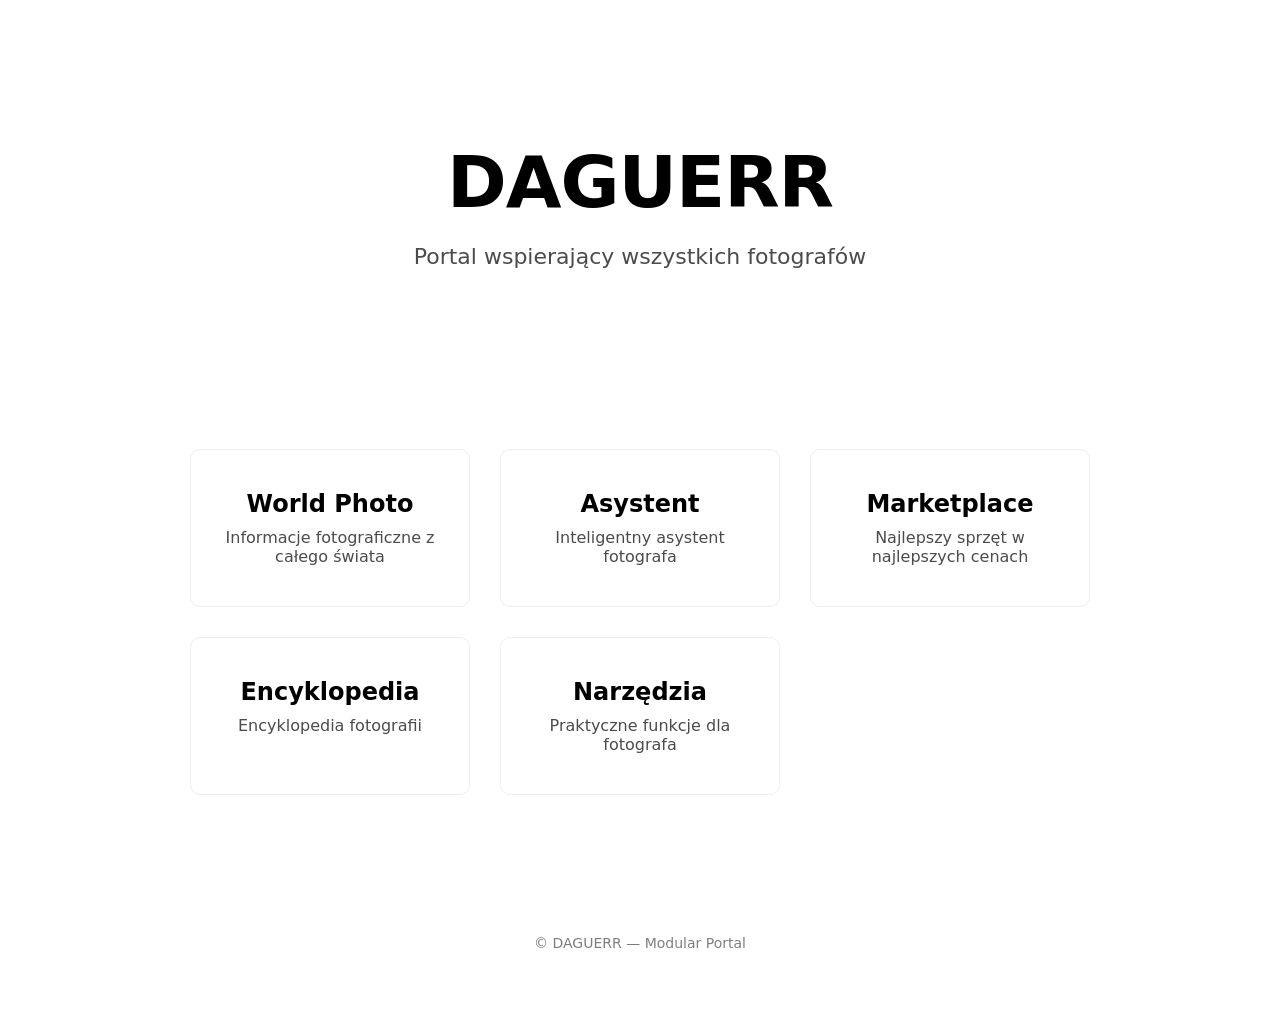
<file: index.html>
<!DOCTYPE html>
<html lang="pl">
<head>
  <meta charset="UTF-8" />
  <title>DAGUERR — Portal fotograficzny</title>
  <meta name="viewport" content="width=device-width, initial-scale=1" />
  <style>
    body {
      margin: 0;
      font-family: system-ui, sans-serif;
      background: #fff;
      color: #000;
    }

    .hero {
      text-align: center;
      padding: 140px 20px 100px;
    }

    .hero h1 {
      font-size: 72px;
      font-weight: 700;
      margin: 0 0 20px;
      letter-spacing: -1px;
    }

    .hero p {
      font-size: 22px;
      opacity: 0.7;
      max-width: 700px;
      margin: 0 auto;
    }

    .modules {
      max-width: 900px;
      margin: 80px auto;
      display: grid;
      grid-template-columns: repeat(auto-fill, minmax(260px, 1fr));
      gap: 30px;
      padding: 0 20px;
    }

    .module-card {
      border: 1px solid #eee;
      border-radius: 10px;
      padding: 40px 30px;
      text-align: center;
      cursor: pointer;
      transition: 0.25s;
    }

    .module-card:hover {
      background: #f5f5f5;
    }

    .module-card h3 {
      font-size: 24px;
      margin: 0 0 10px;
    }

    .module-card p {
      font-size: 16px;
      opacity: 0.7;
      margin: 0;
    }

    footer {
      text-align: center;
      padding: 60px 20px;
      opacity: 0.5;
      font-size: 14px;
    }
  </style>
</head>

<body>

  <main>

    <section class="hero">
      <h1>DAGUERR</h1>
      <p>Portal wspierający wszystkich fotografów</p>
    </section>

    <section class="modules">

      <div class="module-card" onclick="location.href='world/photography/index.html'">
        <h3>World Photo</h3>
        <p>Informacje fotograficzne z całego świata</p>
      </div>

      <div class="module-card" onclick="location.href='assistant/index.html'">
        <h3>Asystent</h3>
        <p>Inteligentny asystent fotografa</p>
      </div>

      <div class="module-card" onclick="location.href='marketplace/index.html'">
        <h3>Marketplace</h3>
        <p>Najlepszy sprzęt w najlepszych cenach</p>
      </div>

      <div class="module-card" onclick="location.href='encyclopedia/index.html'">
        <h3>Encyklopedia</h3>
        <p>Encyklopedia fotografii</p>
      </div>
      
      <div class="module-card" onclick="location.href='tools/index.html'">
        <h3>Narzędzia</h3>
        <p>Praktyczne funkcje dla fotografa</p>
      </div>
    </section>

  </main>

  <footer>
    © DAGUERR — Modular Portal
  </footer>

</body>
</html>
</file>
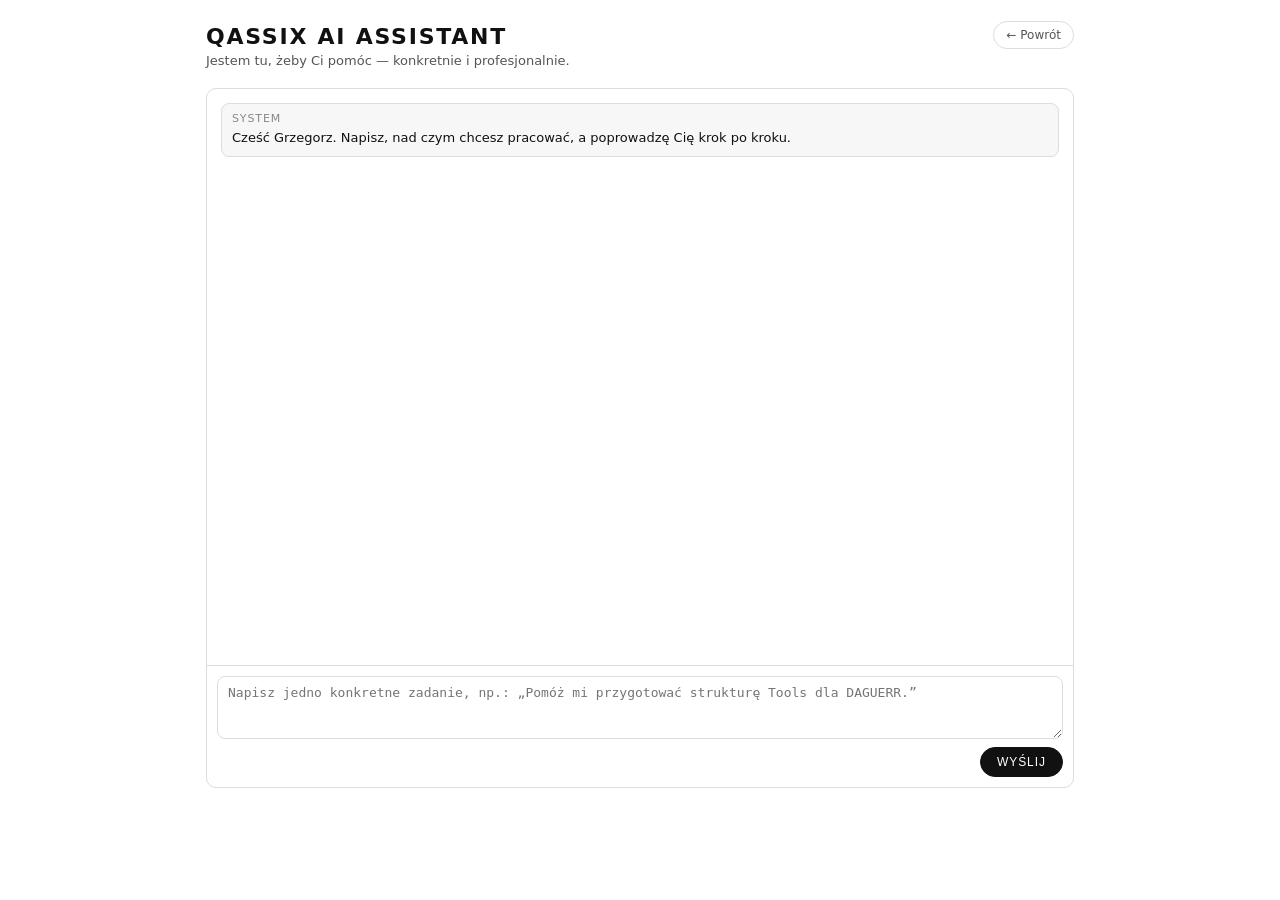
<file: assistant/index.html>
<!DOCTYPE html>
<html lang="en">
<head>
  <meta charset="UTF-8" />
  <title>QASSIX AI Assistant</title>
  <meta name="viewport" content="width=device-width, initial-scale=1" />
  <link rel="stylesheet" href="assistant.css" />
</head>
<body>
  <main class="assistant-page">
    <header class="assistant-header">
      <div class="assistant-title">
        <h1>QASSIX AI Assistant</h1>
        <p>Jestem tu, żeby Ci pomóc — konkretnie i profesjonalnie.</p>
      </div>
      <nav class="assistant-nav">
        <a href="../../index.html" class="nav-link">← Powrót</a>
      </nav>
    </header>

    <section class="assistant-panel">
      <div class="assistant-messages" id="assistant-messages">
        <div class="message message-system">
          <div class="message-label">System</div>
          <div class="message-body">
            Cześć Grzegorz. Napisz, nad czym chcesz pracować,
            a poprowadzę Cię krok po kroku.
          </div>
        </div>
      </div>
      <form class="assistant-input-row" id="assistant-form">
        <textarea
          id="assistant-input"
          class="assistant-input"
          rows="3"
          placeholder="Napisz jedno konkretne zadanie, np.: „Pomóż mi przygotować strukturę Tools dla DAGUERR.”"
        ></textarea>
        <button type="submit" class="assistant-send">Wyślij</button>
      </form>
    </section>
  </main>

  <script src="assistant.js"></script>
</body>
</html>
</file>
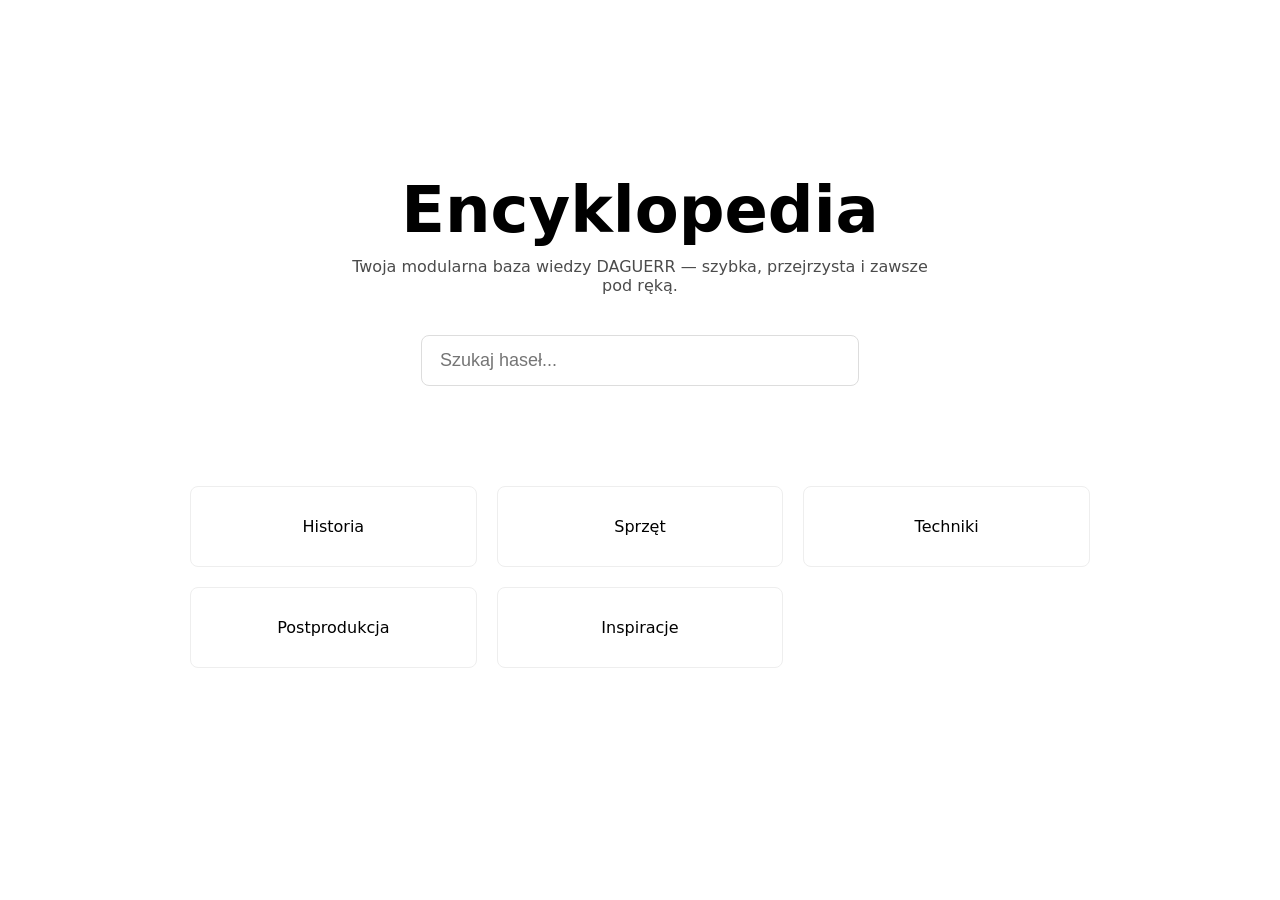
<file: encyclopedia/index.html>
<!DOCTYPE html>
<html lang="pl">
<head>
  <meta charset="UTF-8" />
  <title>DAGUERR — Encyklopedia</title>
  <meta name="viewport" content="width=device-width, initial-scale=1" />
  <link rel="stylesheet" href="style.css" />
</head>

<body>

  <main class="encyclopedia">

    <section class="hero">
      <h1>Encyklopedia</h1>
      <p>Twoja modularna baza wiedzy DAGUERR — szybka, przejrzysta i zawsze pod ręką.</p>

      <input type="text" id="searchInput" placeholder="Szukaj haseł..." oninput="searchEntries()" />
    </section>

    <section class="categories" id="categories"></section>

    <section class="results" id="results"></section>

  </main>

  <script src="search.js"></script>
</body>
</html>
</file>
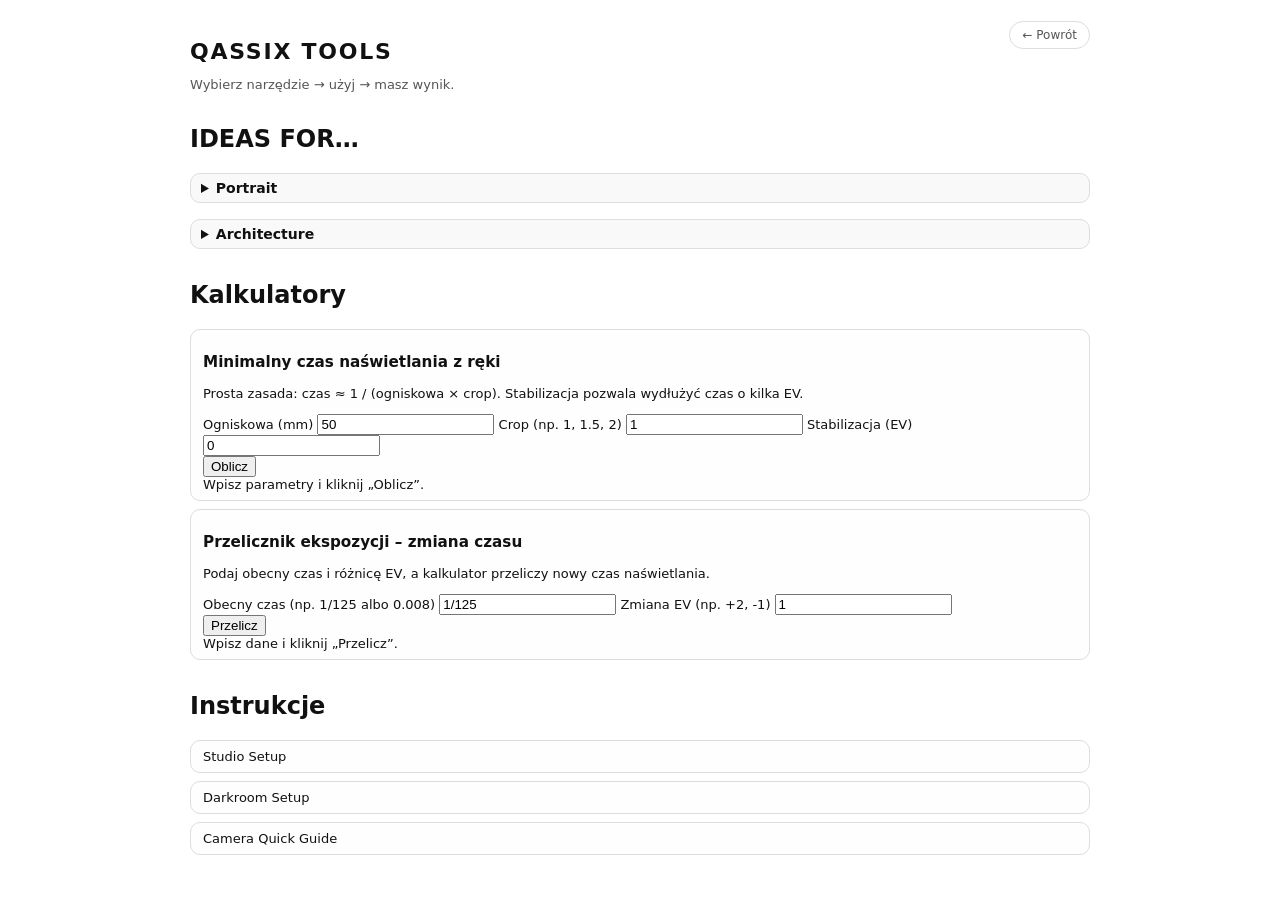
<file: tools/index.html>
<!DOCTYPE html>
<html lang="pl">
<head>
  <meta charset="UTF-8" />
  <title>QASSIX Tools</title>
  <meta name="viewport" content="width=device-width, initial-scale=1" />
  <link rel="stylesheet" href="tools.css" />
</head>
<body>
  <main class="tools-page">
    <header class="tools-header">
      <div class="tools-title">
        <h1>QASSIX Tools</h1>
        <p>Wybierz narzędzie → użyj → masz wynik.</p>
      </div>
      <nav class="tools-nav">
        <a href="../../index.html" class="nav-link">← Powrót</a>
      </nav>
    </header>

    <section class="tools-section" id="tools-ideas"></section>

    <section class="tools-section" id="tools-calculators">
      <h2>Kalkulatory</h2>

      <!-- Kalkulator 1: Minimalny czas z ręki -->
      <div class="tools-calculator">
        <h3>Minimalny czas naświetlania z ręki</h3>
        <p class="calc-description">
          Prosta zasada: czas ≈ 1 / (ogniskowa × crop).  
          Stabilizacja pozwala wydłużyć czas o kilka EV.
        </p>
        <div class="calc-row">
          <label>
            Ogniskowa (mm)
            <input type="number" id="handheld-focal" value="50" min="1" />
          </label>
          <label>
            Crop (np. 1, 1.5, 2)
            <input type="number" id="handheld-crop" value="1" step="0.1" min="0.5" />
          </label>
          <label>
            Stabilizacja (EV)
            <input type="number" id="handheld-ev" value="0" step="0.5" min="0" />
          </label>
        </div>
        <button type="button" id="handheld-button" class="calc-button">
          Oblicz
        </button>
        <div class="calc-result" id="handheld-result">
          Wpisz parametry i kliknij „Oblicz”.
        </div>
      </div>

      <!-- Kalkulator 2: Przelicznik ekspozycji – zmiana czasu -->
      <div class="tools-calculator">
        <h3>Przelicznik ekspozycji – zmiana czasu</h3>
        <p class="calc-description">
          Podaj obecny czas i różnicę EV, a kalkulator przeliczy nowy czas
          naświetlania.
        </p>
        <div class="calc-row">
          <label>
            Obecny czas (np. 1/125 albo 0.008)
            <input type="text" id="ev-time-base" value="1/125" />
          </label>
          <label>
            Zmiana EV (np. +2, -1)
            <input type="number" id="ev-delta" value="1" step="0.5" />
          </label>
        </div>
        <button type="button" id="ev-time-button" class="calc-button">
          Przelicz
        </button>
        <div class="calc-result" id="ev-time-result">
          Wpisz dane i kliknij „Przelicz”.
        </div>
      </div>
    </section>

    <section class="tools-section" id="tools-guides"></section>
  </main>

  <script src="tools.js"></script>
</body>
</html>
</file>
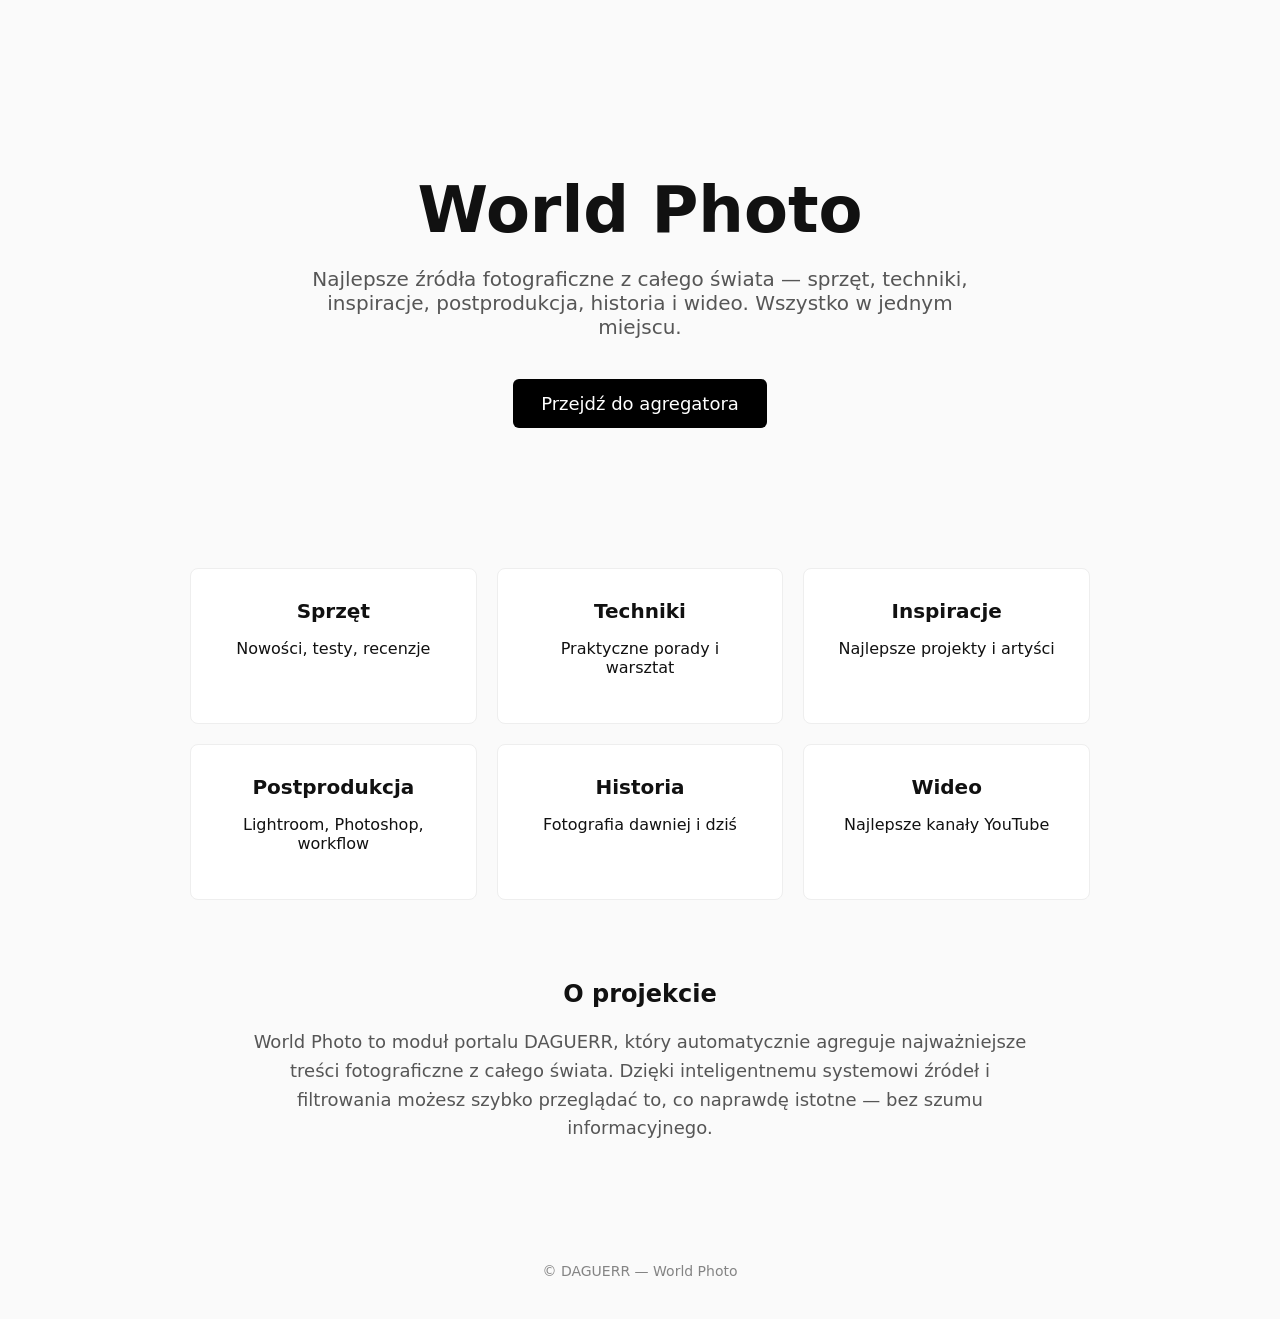
<file: world/photography/index.html>
<!DOCTYPE html>
<html lang="pl">
<head>
  <meta charset="UTF-8" />
  <title>DAGUERR — World Photo</title>
  <meta name="viewport" content="width=device-width, initial-scale=1" />
  <link rel="stylesheet" href="world-photo.css" />
  <style>
    .hero {
      text-align: center;
      padding: 120px 20px 80px;
    }
    .hero h1 {
      font-size: 64px;
      font-weight: 700;
      margin-bottom: 20px;
    }
    .hero p {
      font-size: 20px;
      max-width: 700px;
      margin: 0 auto 40px;
      opacity: 0.7;
    }
    .hero a {
      display: inline-block;
      padding: 14px 28px;
      background: #000;
      color: #fff;
      text-decoration: none;
      border-radius: 6px;
      font-size: 18px;
    }

    .categories {
      max-width: 900px;
      margin: 60px auto;
      display: grid;
      grid-template-columns: repeat(auto-fill, minmax(240px, 1fr));
      gap: 20px;
      padding: 0 20px;
    }
    .cat-card {
      padding: 30px;
      border: 1px solid #eee;
      border-radius: 8px;
      background: #fff;
      text-align: center;
      cursor: pointer;
      transition: 0.2s;
    }
    .cat-card:hover {
      background: #f5f5f5;
    }
    .cat-card h3 {
      margin: 0 0 10px;
      font-size: 20px;
    }

    .about {
      max-width: 800px;
      margin: 80px auto;
      padding: 0 20px;
      text-align: center;
    }
    .about p {
      font-size: 18px;
      opacity: 0.7;
      line-height: 1.6;
    }

    footer {
      text-align: center;
      padding: 40px;
      opacity: 0.5;
      font-size: 14px;
    }
  </style>
</head>

<body>

  <main>

    <section class="hero">
      <h1>World Photo</h1>
      <p>Najlepsze źródła fotograficzne z całego świata — sprzęt, techniki, inspiracje, postprodukcja, historia i wideo. Wszystko w jednym miejscu.</p>
      <a href="./">Przejdź do agregatora</a>
    </section>

    <section class="categories">
      <div class="cat-card" onclick="location.href='./?cat=sprzet'">
        <h3>Sprzęt</h3>
        <p>Nowości, testy, recenzje</p>
      </div>

      <div class="cat-card" onclick="location.href='./?cat=techniki'">
        <h3>Techniki</h3>
        <p>Praktyczne porady i warsztat</p>
      </div>

      <div class="cat-card" onclick="location.href='./?cat=inspiracje'">
        <h3>Inspiracje</h3>
        <p>Najlepsze projekty i artyści</p>
      </div>

      <div class="cat-card" onclick="location.href='./?cat=postprodukcja'">
        <h3>Postprodukcja</h3>
        <p>Lightroom, Photoshop, workflow</p>
      </div>

      <div class="cat-card" onclick="location.href='./?cat=historia'">
        <h3>Historia</h3>
        <p>Fotografia dawniej i dziś</p>
      </div>

      <div class="cat-card" onclick="location.href='./?cat=wideo'">
        <h3>Wideo</h3>
        <p>Najlepsze kanały YouTube</p>
      </div>
    </section>

    <section class="about">
      <h2>O projekcie</h2>
      <p>
        World Photo to moduł portalu DAGUERR, który automatycznie agreguje najważniejsze treści fotograficzne z całego świata. 
        Dzięki inteligentnemu systemowi źródeł i filtrowania możesz szybko przeglądać to, co naprawdę istotne — bez szumu informacyjnego.
      </p>
    </section>

  </main>

  <footer>
    © DAGUERR — World Photo
  </footer>

</body>
</html>
</file>
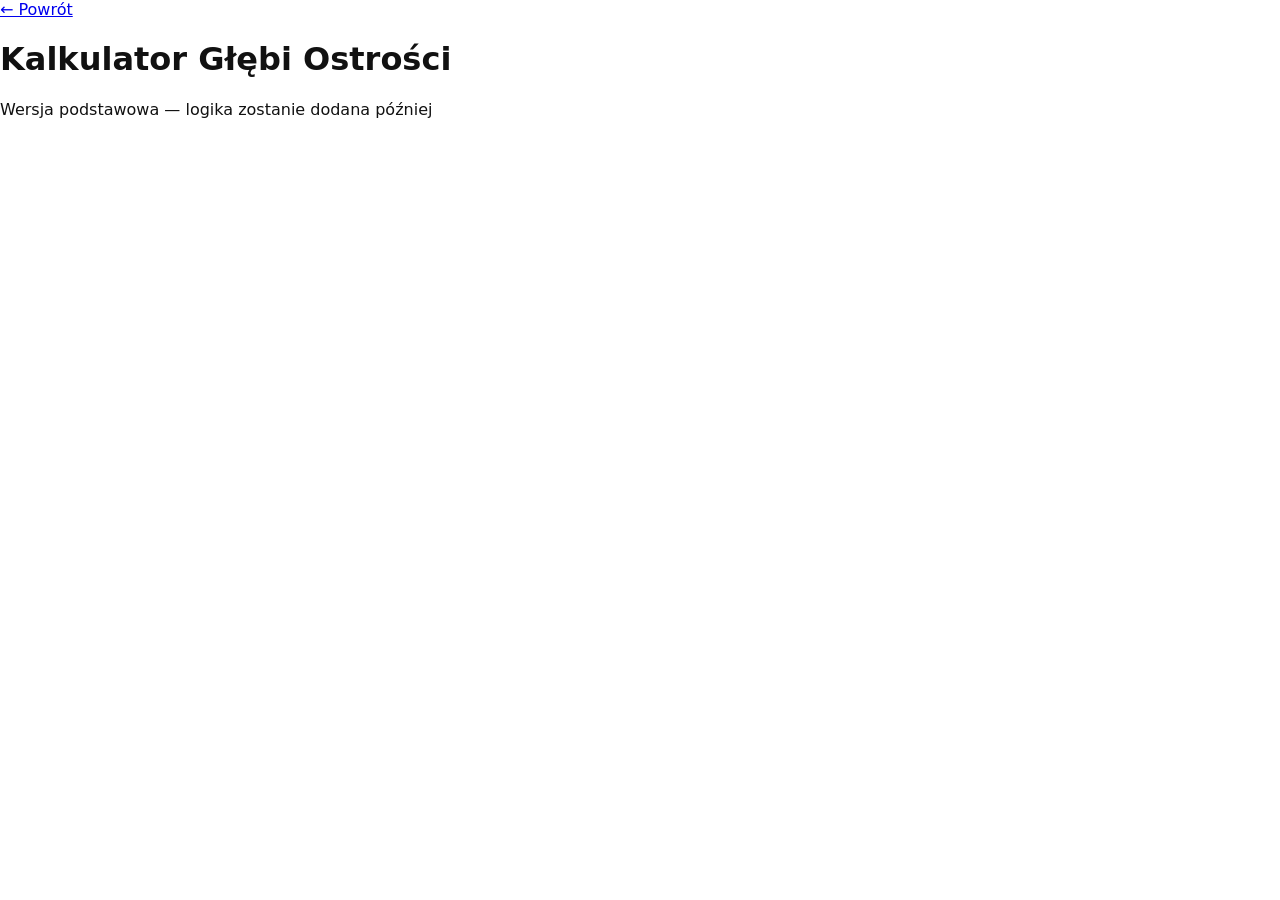
<file: tools/modules/dof.html>
<!DOCTYPE html>
<html lang="pl">
<head>
  <meta charset="UTF-8" />
  <title>Kalkulator DOF</title>
  <meta name="viewport" content="width=device-width, initial-scale=1" />
  <link rel="stylesheet" href="../tools.css" />
</head>

<body>
  <main class="tools">
    <a href="../index.html" class="back-link">← Powrót</a>
    <h1>Kalkulator Głębi Ostrości</h1>
    <p>Wersja podstawowa — logika zostanie dodana później</p>
  </main>
</body>
</html>
</file>
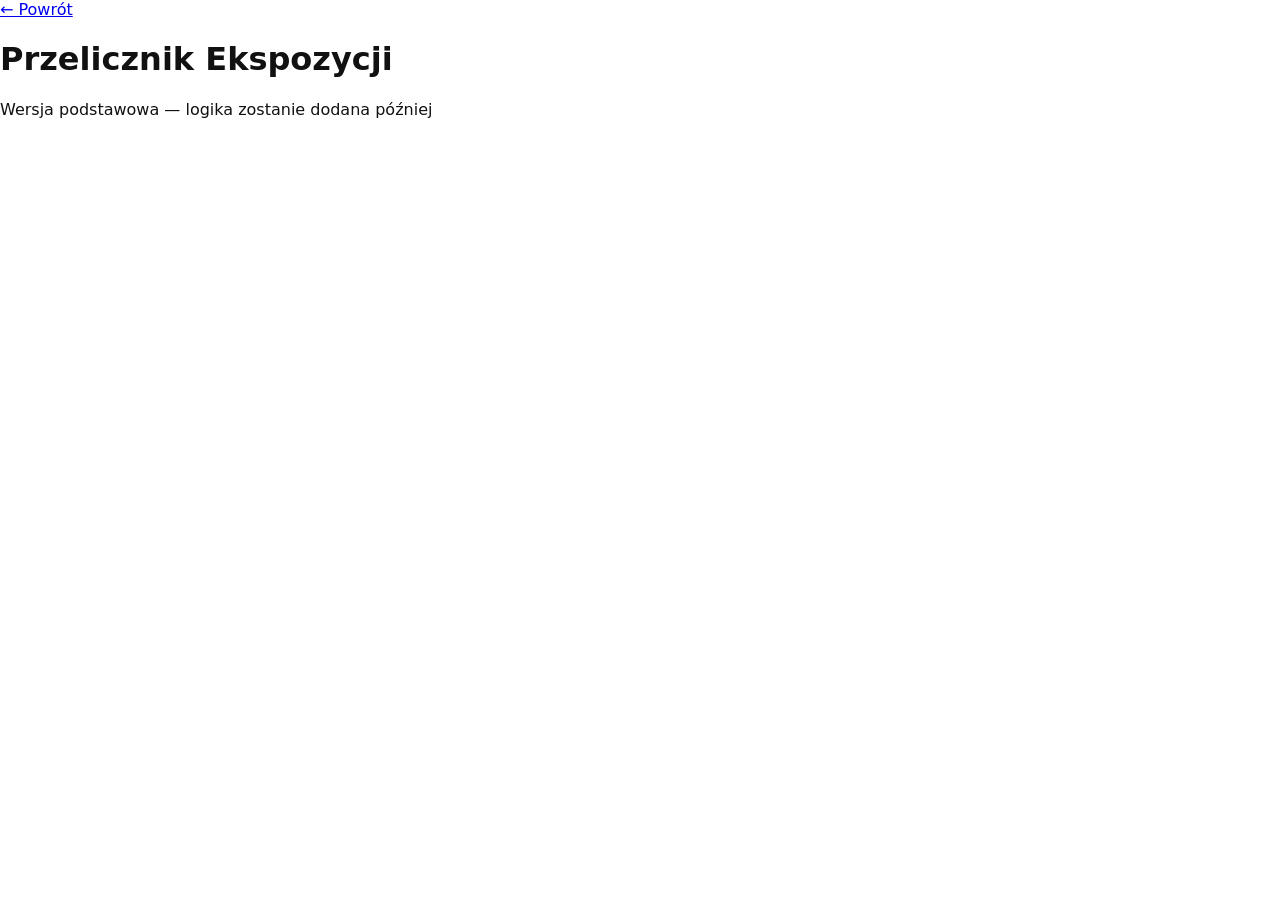
<file: tools/modules/exposure.html>
<!DOCTYPE html>
<html lang="pl">
<head>
  <meta charset="UTF-8" />
  <title>Przelicznik ekspozycji</title>
  <meta name="viewport" content="width=device-width, initial-scale=1" />
  <link rel="stylesheet" href="../tools.css" />
</head>

<body>
  <main class="tools">
    <a href="../index.html" class="back-link">← Powrót</a>
    <h1>Przelicznik Ekspozycji</h1>
    <p>Wersja podstawowa — logika zostanie dodana później</p>
  </main>
</body>
</html>
</file>
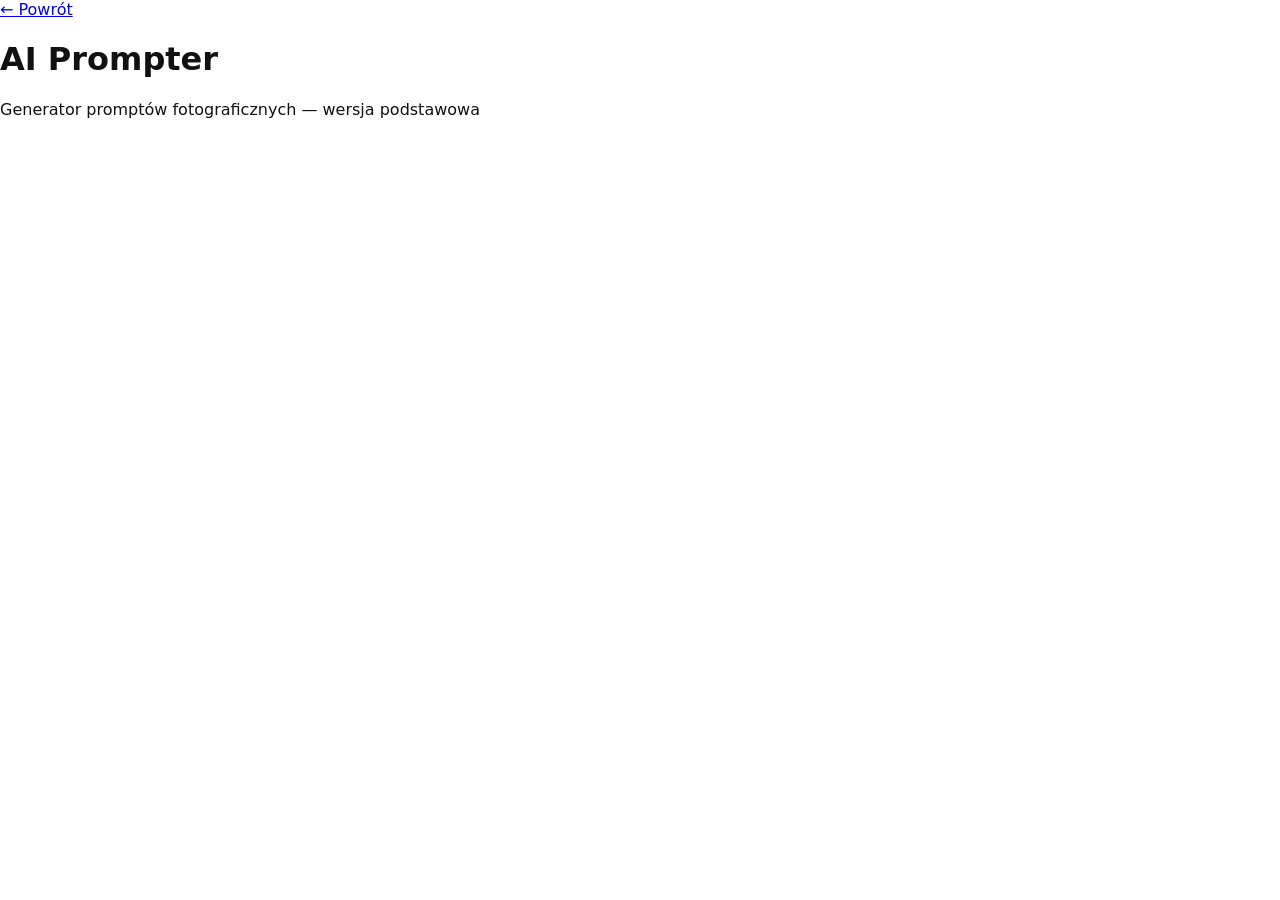
<file: tools/modules/prompts.html>
<!DOCTYPE html>
<html lang="pl">
<head>
  <meta charset="UTF-8" />
  <title>AI Prompter</title>
  <meta name="viewport" content="width=device-width, initial-scale=1" />
  <link rel="stylesheet" href="../tools.css" />
</head>

<body>
  <main class="tools">
    <a href="../index.html" class="back-link">← Powrót</a>
    <h1>AI Prompter</h1>
    <p>Generator promptów fotograficznych — wersja podstawowa</p>
  </main>
</body>
</html>
</file>
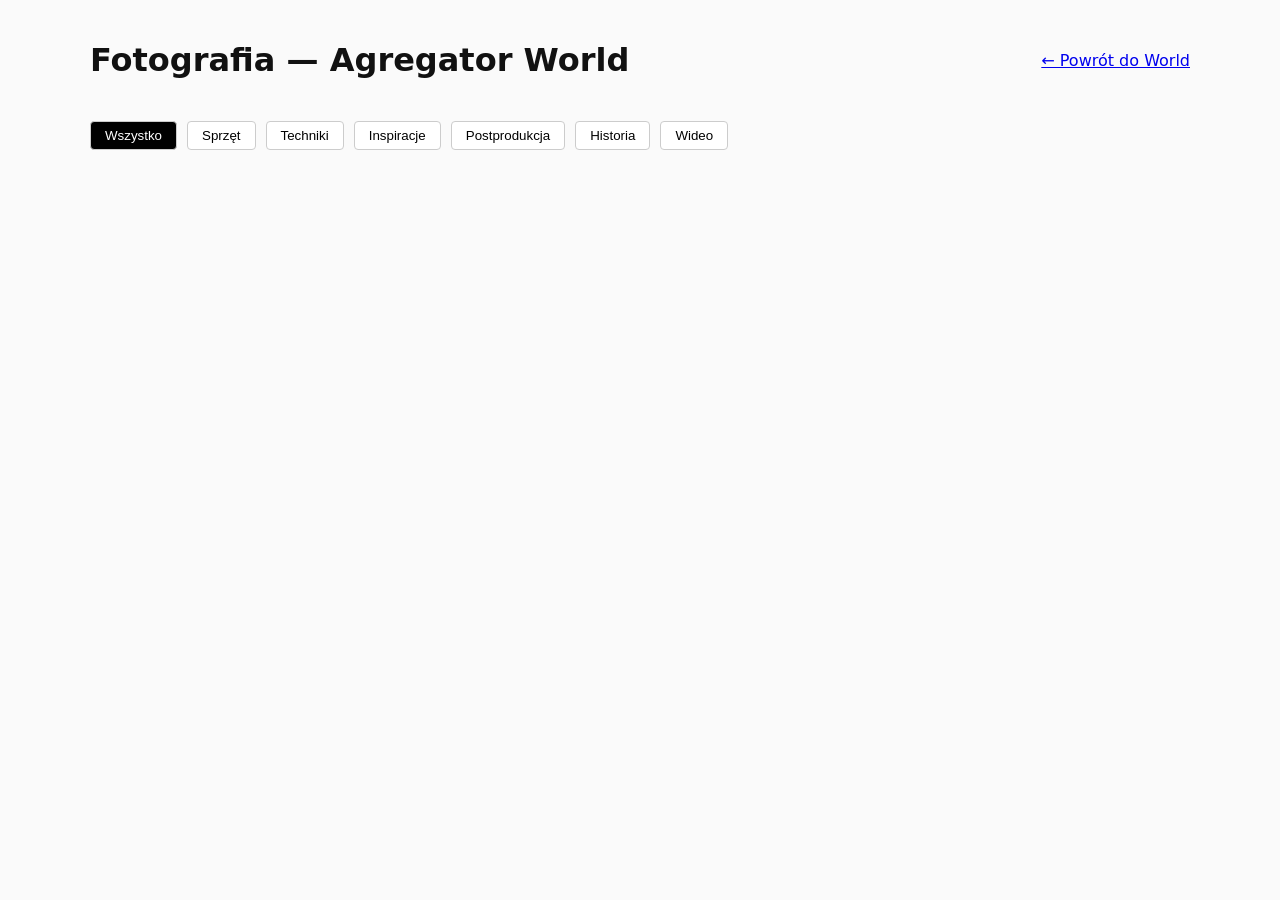
<file: world/photography/agregator.html>
<!DOCTYPE html>
<html lang="pl">
<head>
  <meta charset="UTF-8" />
  <title>QASSIX World — Fotografia</title>
  <meta name="viewport" content="width=device-width, initial-scale=1" />
  <link rel="stylesheet" href="world-photo.css" />
</head>
<body>
  <main class="world-page">

    <header class="world-header">
      <h1>Fotografia — Agregator World</h1>
      <a href="../index.html" class="back-link">← Powrót do World</a>
    </header>

    <section class="world-filters">
      <button data-category="all" class="filter-btn active">Wszystko</button>
      <button data-category="sprzet" class="filter-btn">Sprzęt</button>
      <button data-category="techniki" class="filter-btn">Techniki</button>
      <button data-category="inspiracje" class="filter-btn">Inspiracje</button>
      <button data-category="postprodukcja" class="filter-btn">Postprodukcja</button>
      <button data-category="historia" class="filter-btn">Historia</button>
      <button data-category="wideo" class="filter-btn">Wideo</button>
    </section>

    <section class="world-items" id="world-items"></section>

  </main>

  <script src="world-photo.js"></script>
</body>
</html>
</file>
<file: assistant/assistant.css>
:root {
  --bg: #ffffff;
  --text: #111111;
  --border: #dddddd;
  --accent: #111111;
  --radius: 10px;
  --font-main: system-ui, -apple-system, BlinkMacSystemFont, "Segoe UI", sans-serif;
}

* {
  box-sizing: border-box;
  margin: 0;
  padding: 0;
}

body {
  font-family: var(--font-main);
  background: var(--bg);
  color: var(--text);
  min-height: 100vh;
}

.assistant-page {
  max-width: 900px;
  margin: 0 auto;
  padding: 24px 16px 32px;
}

.assistant-header {
  display: flex;
  justify-content: space-between;
  gap: 16px;
  align-items: flex-start;
  margin-bottom: 20px;
}

.assistant-title h1 {
  font-size: 22px;
  letter-spacing: 0.08em;
  text-transform: uppercase;
  margin-bottom: 4px;
}

.assistant-title p {
  font-size: 13px;
  color: #555555;
}

.assistant-nav .nav-link {
  font-size: 12px;
  text-decoration: none;
  color: #555555;
  border: 1px solid var(--border);
  border-radius: 999px;
  padding: 6px 12px;
}

.assistant-panel {
  border: 1px solid var(--border);
  border-radius: var(--radius);
  display: flex;
  flex-direction: column;
  height: calc(100vh - 120px);
  max-height: 700px;
}

.assistant-messages {
  flex: 1;
  padding: 14px 14px 8px;
  overflow-y: auto;
}

.message {
  border: 1px solid var(--border);
  border-radius: 8px;
  padding: 8px 10px;
  margin-bottom: 8px;
  font-size: 13px;
}

.message-label {
  font-size: 11px;
  text-transform: uppercase;
  letter-spacing: 0.08em;
  color: #888888;
  margin-bottom: 3px;
}

.message-system {
  background: #f7f7f7;
}

.message-user {
  background: #ffffff;
}

.message-body {
  line-height: 1.5;
}

.assistant-input-row {
  border-top: 1px solid var(--border);
  padding: 10px;
  display: flex;
  flex-direction: column;
  gap: 8px;
}

.assistant-input {
  width: 100%;
  border-radius: 8px;
  border: 1px solid var(--border);
  padding: 8px 10px;
  font-size: 13px;
  resize: vertical;
}

.assistant-send {
  align-self: flex-end;
  border-radius: 999px;
  border: 1px solid var(--accent);
  background: var(--accent);
  color: #ffffff;
  font-size: 12px;
  text-transform: uppercase;
  letter-spacing: 0.08em;
  padding: 7px 16px;
  cursor: pointer;
}

@media (max-width: 640px) {
  .assistant-page {
    padding: 16px 10px 24px;
  }

  .assistant-panel {
    height: calc(100vh - 110px);
  }

  .assistant-header {
    flex-direction: column;
    gap: 8px;
  }
}
</file>
<file: encyclopedia/style.css>
body {
  margin: 0;
  font-family: system-ui, sans-serif;
  background: #fff;
  color: #000;
}

.hero {
  text-align: center;
  padding: 120px 20px 60px;
}

.hero h1 {
  font-size: 64px;
  margin-bottom: 10px;
}

.hero p {
  opacity: 0.7;
  max-width: 600px;
  margin: 0 auto 40px;
}

.hero input {
  width: 100%;
  max-width: 400px;
  padding: 14px 18px;
  font-size: 18px;
  border: 1px solid #ddd;
  border-radius: 8px;
}

.categories {
  max-width: 900px;
  margin: 40px auto;
  display: grid;
  grid-template-columns: repeat(auto-fill, minmax(220px, 1fr));
  gap: 20px;
  padding: 0 20px;
}

.category-card {
  padding: 30px;
  border: 1px solid #eee;
  border-radius: 8px;
  text-align: center;
  cursor: pointer;
  transition: 0.2s;
}

.category-card:hover {
  background: #f5f5f5;
}

.results {
  max-width: 900px;
  margin: 40px auto;
  padding: 0 20px;
}

.result-item {
  padding: 20px;
  border-bottom: 1px solid #eee;
  cursor: pointer;
}

.result-item:hover {
  background: #fafafa;
}

.entry-page {
  max-width: 800px;
  margin: 60px auto;
  padding: 0 20px;
}

.back-link {
  display: inline-block;
  margin-bottom: 20px;
  opacity: 0.6;
  text-decoration: none;
}
</file>
<file: tools/tools.css>
:root {
  --bg: #ffffff;
  --text: #111111;
  --border: #dddddd;
  --accent: #111111;
  --radius: 10px;
  --font-main: system-ui, -apple-system, BlinkMacSystemFont, "Segoe UI", sans-serif;
}

body {
  font-family: var(--font-main);
  background: var(--bg);
  color: var(--text);
  margin: 0;
  padding: 0;
}

.tools-page {
  max-width: 900px;
  margin: 0 auto;
  padding: 24px 16px 32px;
}

.tools-header {
  display: flex;
  justify-content: space-between;
  gap: 16px;
  align-items: flex-start;
  margin-bottom: 20px;
}

.tools-title h1 {
  font-size: 22px;
  letter-spacing: 0.08em;
  text-transform: uppercase;
  margin-bottom: 4px;
}

.tools-title p {
  font-size: 13px;
  color: #555555;
}

.tools-nav .nav-link {
  font-size: 12px;
  text-decoration: none;
  color: #555555;
  border: 1px solid var(--border);
  border-radius: 999px;
  padding: 6px 12px;
}

.tools-section {
  margin-bottom: 32px;
}

.tools-group {
  margin-bottom: 16px;
}

.tools-group summary {
  font-size: 14px;
  font-weight: bold;
  cursor: pointer;
  padding: 6px 10px;
  border: 1px solid var(--border);
  border-radius: var(--radius);
  background: #f9f9f9;
}

.tools-group ul {
  list-style: none;
  padding: 10px 16px;
  margin: 0;
}

.tools-group li {
  font-size: 13px;
  padding: 4px 0;
  border-bottom: 1px solid #eeeeee;
}

.tools-calculator,
.tools-guide {
  font-size: 13px;
  padding: 8px 12px;
  border: 1px solid var(--border);
  border-radius: var(--radius);
  margin-bottom: 8px;
  background: #fefefe;
}
</file>
<file: world/photography/world-photo.css>
body {
  margin: 0;
  font-family: system-ui, sans-serif;
  background: #fafafa;
  color: #111;
}

.world-page {
  max-width: 1100px;
  margin: 0 auto;
  padding: 20px;
}

.world-header {
  display: flex;
  justify-content: space-between;
  align-items: center;
  margin-bottom: 20px;
}

.world-filters {
  display: flex;
  gap: 10px;
  margin-bottom: 20px;
  flex-wrap: wrap;
}

.filter-btn {
  padding: 6px 14px;
  border: 1px solid #ccc;
  background: #fff;
  cursor: pointer;
  border-radius: 4px;
}

.filter-btn.active {
  background: #000;
  color: #fff;
}

.world-items {
  display: grid;
  grid-template-columns: repeat(auto-fill, minmax(260px, 1fr));
  gap: 20px;
}

.world-card {
  background: #fff;
  border-radius: 8px;
  overflow: hidden;
  border: 1px solid #eee;
  display: flex;
  flex-direction: column;
}

.world-card img {
  width: 100%;
  height: 160px;
  object-fit: cover;
}

.world-card-content {
  padding: 12px;
}

.world-card-title {
  font-size: 16px;
  margin-bottom: 6px;
}

.world-card-source {
  font-size: 12px;
  opacity: 0.6;
}
</file>
